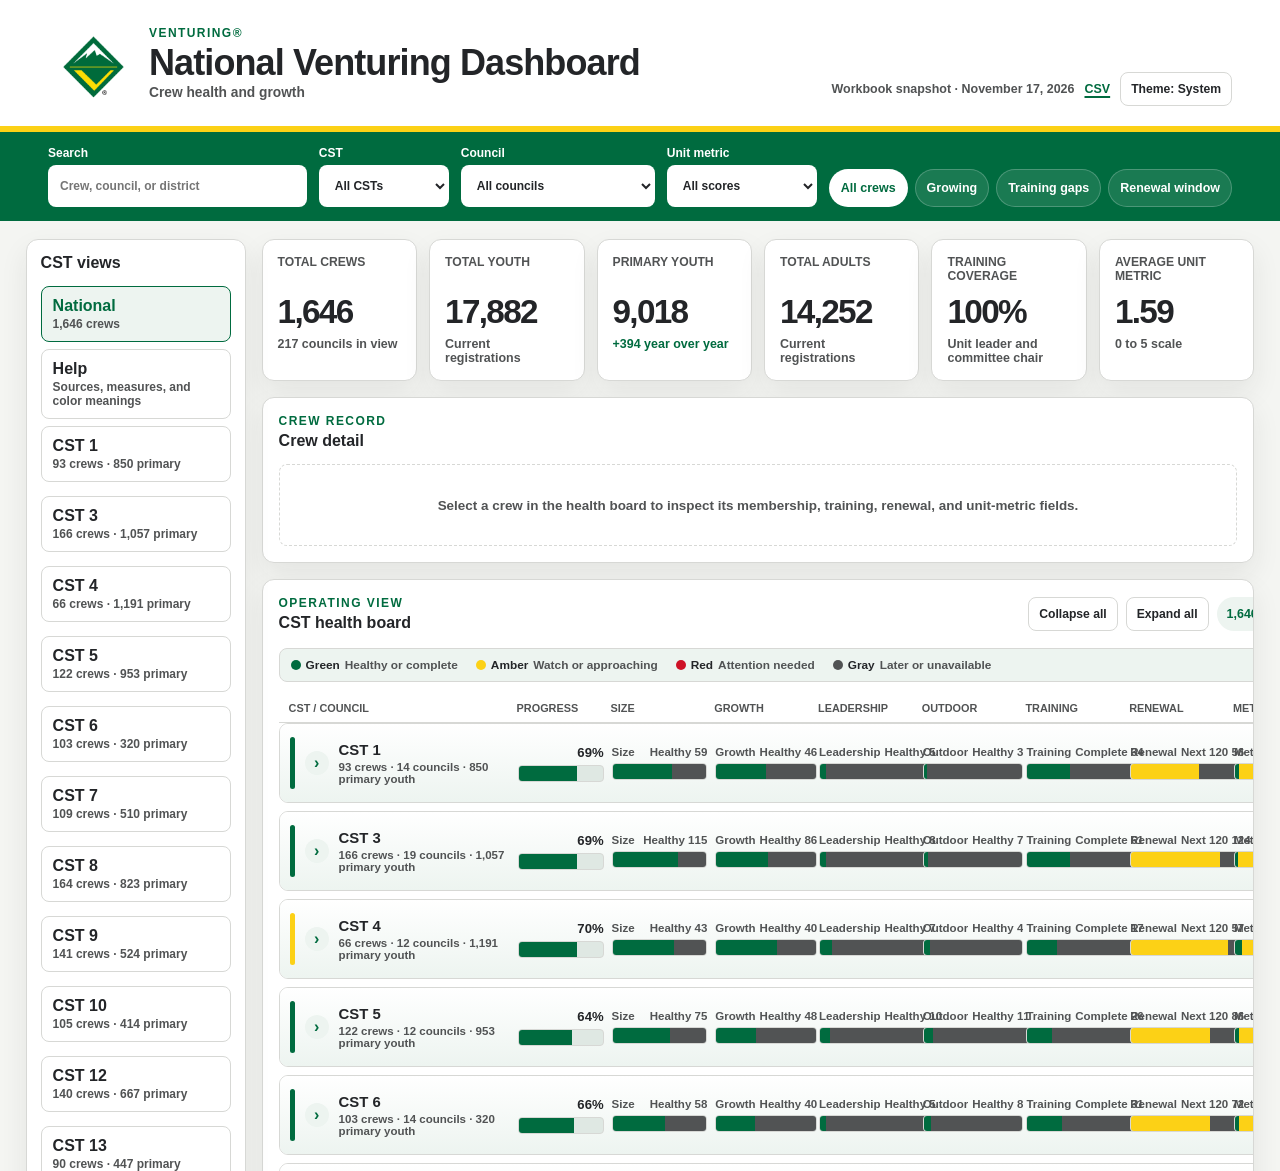
<file: index.html>
<!doctype html>
<html lang="en">
  <head>
    <meta charset="utf-8">
    <meta name="viewport" content="width=device-width, initial-scale=1">
    <meta http-equiv="refresh" content="0; url=src/">
    <title>National Venturing Dashboard</title>
    <link rel="canonical" href="src/">
    <link rel="icon" type="image/png" href="src/assets/venturing-trademark.png">
  </head>
  <body>
    <p><a href="src/">Open the National Venturing Dashboard</a></p>
  </body>
</html>
</file>
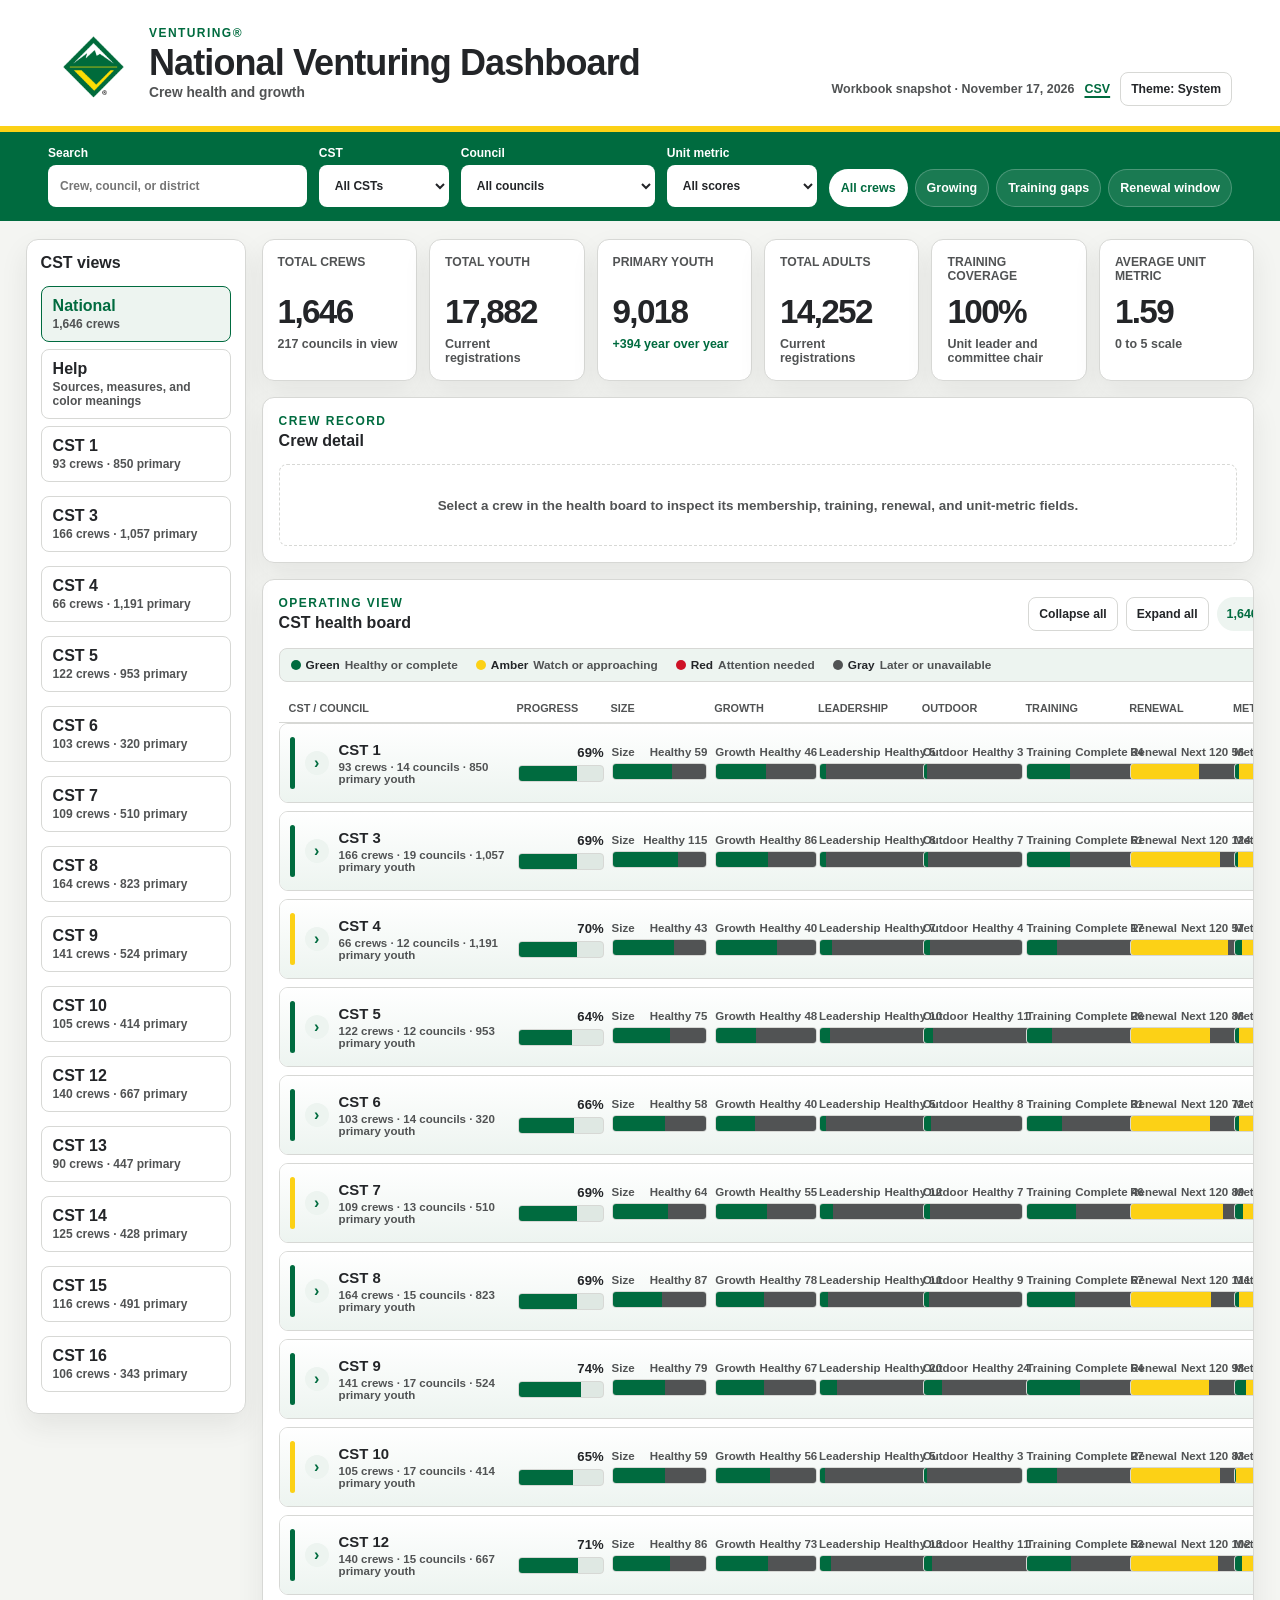
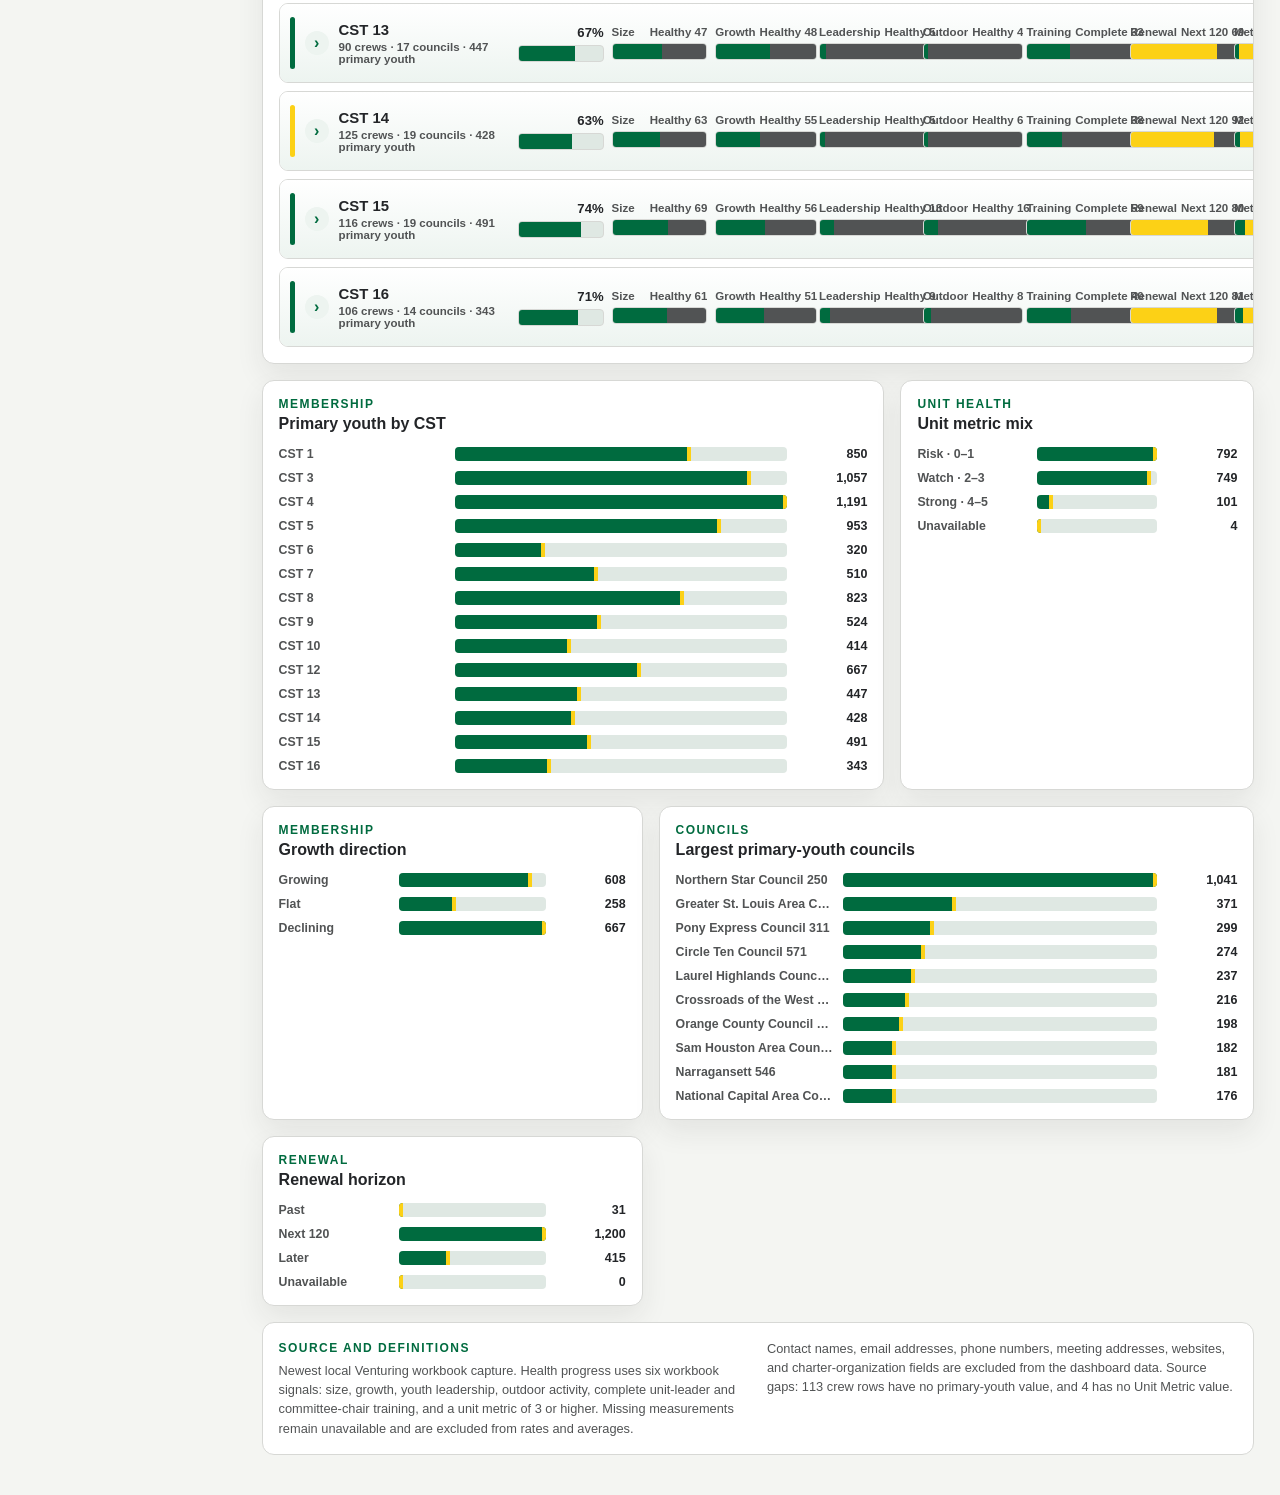
<file: src/index.html>
<!doctype html>
<html lang="en" data-theme="system">
  <head>
    <meta charset="utf-8">
    <meta name="viewport" content="width=device-width, initial-scale=1">
    <meta name="description" content="National Venturing dashboard for crew membership, unit health, training, growth, and renewal readiness.">
    <title>National Venturing Dashboard</title>
    <link rel="icon" type="image/png" href="assets/venturing-trademark.png">
    <script>
      try { document.documentElement.dataset.theme = localStorage.getItem("venturing-dashboard-theme") || "system"; } catch (_) {}
    </script>
    <link rel="stylesheet" href="styles.css">
  </head>
  <body>
    <header class="topbar">
      <div class="brand-lockup">
        <span class="brand-logo-frame">
          <img class="brand-logo" src="assets/venturing-trademark.png" alt="Venturing program trademark">
        </span>
        <div>
          <p class="eyebrow">Venturing®</p>
          <h1>National Venturing Dashboard</h1>
          <p class="brand-subtitle">Crew health and growth</p>
        </div>
      </div>
      <div class="header-actions">
        <span id="updatedAt" class="source-note">Loading workbook snapshot…</span>
        <a class="header-link" href="../data/crews.csv">CSV</a>
        <button id="themeButton" class="small-button theme-button" type="button" aria-label="Change color theme">Theme: System</button>
      </div>
    </header>

    <main>
      <section class="toolbar" aria-label="Dashboard filters">
        <label>
          <span>Search</span>
          <input id="searchInput" type="search" placeholder="Crew, council, or district" autocomplete="off">
        </label>
        <label>
          <span>CST</span>
          <select id="cstFilter"><option value="All">All CSTs</option></select>
        </label>
        <label>
          <span>Council</span>
          <select id="councilFilter"><option value="All">All councils</option></select>
        </label>
        <label>
          <span>Unit metric</span>
          <select id="metricFilter">
            <option value="All">All scores</option>
            <option value="strong">Strong · 4–5</option>
            <option value="watch">Watch · 2–3</option>
            <option value="risk">Risk · 0–1</option>
          </select>
        </label>
        <div class="chips" role="group" aria-label="Quick filters">
          <button class="chip active" data-quick="all" type="button">All crews</button>
          <button class="chip" data-quick="growth" type="button">Growing</button>
          <button class="chip" data-quick="training" type="button">Training gaps</button>
          <button class="chip" data-quick="renewal" type="button">Renewal window</button>
        </div>
      </section>

      <div class="page-shell">
        <aside class="panel cst-nav" aria-label="CST navigation">
          <div class="panel-heading"><h2>CST views</h2></div>
          <button class="cst-link active" type="button" data-cst-nav="All">
            <strong>National</strong><span id="nationalNavCount">Loading…</span>
          </button>
          <a class="cst-link help-link" href="help.html">
            <strong>Help</strong><span>Sources, measures, and color meanings</span>
          </a>
          <div id="cstLinks" class="cst-grid"></div>
        </aside>

        <div class="dashboard-content">
          <section class="score-grid" aria-label="Summary metrics">
            <article class="score"><span>Total crews</span><strong id="crewCount">—</strong><small id="councilCount">—</small></article>
            <article class="score"><span>Total youth</span><strong id="youthCount">—</strong><small>Current registrations</small></article>
            <article class="score"><span>Primary youth</span><strong id="primaryYouth">—</strong><small id="primaryDelta">—</small></article>
            <article class="score"><span>Total adults</span><strong id="adultCount">—</strong><small>Current registrations</small></article>
            <article class="score"><span>Training coverage</span><strong id="trainingRate">—</strong><small>Unit leader and committee chair</small></article>
            <article class="score"><span>Average unit metric</span><strong id="averageMetric">—</strong><small>0 to 5 scale</small></article>
          </section>

          <aside class="panel detail-panel" aria-labelledby="detailHeading">
            <div class="panel-heading">
              <div><p class="eyebrow">Crew record</p><h2 id="detailHeading">Crew detail</h2></div>
              <button id="closeDetail" class="small-button hidden" type="button">Clear selection</button>
            </div>
            <div id="crewDetail" class="empty-state">Select a crew in the health board to inspect its membership, training, renewal, and unit-metric fields.</div>
          </aside>

          <section class="panel board-panel" aria-labelledby="boardHeading">
            <div class="panel-heading board-heading">
              <div><p class="eyebrow">Operating view</p><h2 id="boardHeading">CST health board</h2></div>
              <div class="board-actions">
                <button id="collapseAll" class="small-button" type="button">Collapse all</button>
                <button id="expandAll" class="small-button" type="button">Expand all</button>
                <span id="visibleCount" class="count-pill">0 crews</span>
              </div>
            </div>
            <div class="health-legend" aria-label="Health board legend">
              <span><i class="legend-swatch good"></i><b>Green</b> Healthy or complete</span>
              <span><i class="legend-swatch warn"></i><b>Amber</b> Watch or approaching</span>
              <span><i class="legend-swatch bad"></i><b>Red</b> Attention needed</span>
              <span><i class="legend-swatch neutral"></i><b>Gray</b> Later or unavailable</span>
            </div>
            <div class="board-scroll">
              <div class="board-header" aria-hidden="true">
                <span>CST / council</span><span>Progress</span><span>Size</span><span>Growth</span><span>Leadership</span><span>Outdoor</span><span>Training</span><span>Renewal</span><span>Metric</span>
              </div>
              <div id="groupRows" class="group-rows" aria-live="polite"></div>
            </div>
          </section>

          <section class="diagnostics-grid" aria-label="Dashboard diagnostics">
            <article class="panel wide">
              <div class="panel-heading"><div><p class="eyebrow">Membership</p><h2>Primary youth by CST</h2></div></div>
              <div id="cstYouthBars" class="bar-list"></div>
            </article>
            <article class="panel">
              <div class="panel-heading"><div><p class="eyebrow">Unit health</p><h2>Unit metric mix</h2></div></div>
              <div id="metricBars" class="bar-list compact"></div>
            </article>
            <article class="panel">
              <div class="panel-heading"><div><p class="eyebrow">Membership</p><h2>Growth direction</h2></div></div>
              <div id="growthBars" class="bar-list compact"></div>
            </article>
            <article class="panel wide">
              <div class="panel-heading"><div><p class="eyebrow">Councils</p><h2>Largest primary-youth councils</h2></div></div>
              <div id="councilBars" class="bar-list"></div>
            </article>
            <article class="panel">
              <div class="panel-heading"><div><p class="eyebrow">Renewal</p><h2>Renewal horizon</h2></div></div>
              <div id="renewalBars" class="bar-list compact"></div>
            </article>
          </section>

          <footer class="panel source-panel">
            <div>
              <p class="eyebrow">Source and definitions</p>
              <p id="sourceText">Workbook fields are loading.</p>
            </div>
            <p id="privacyText"></p>
          </footer>
        </div>
      </div>
    </main>

    <script src="app.js?v=20260917-brand-architecture"></script>
  </body>
</html>
</file>
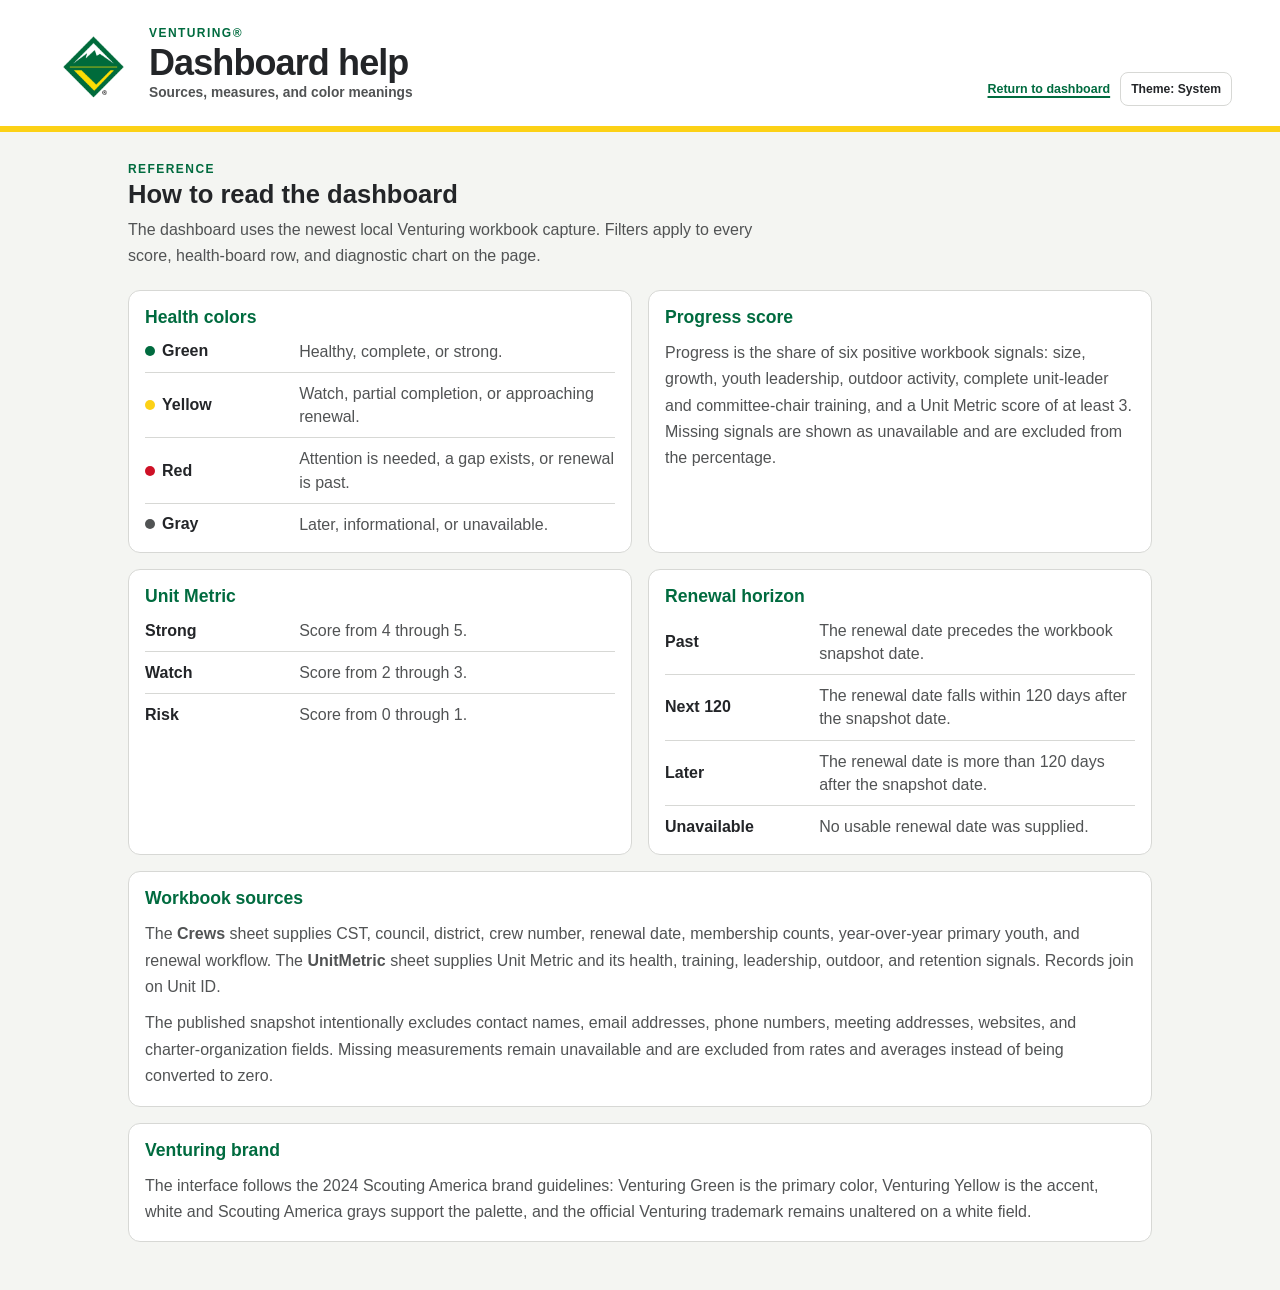
<file: src/help.html>
<!doctype html>
<html lang="en" data-theme="system">
  <head>
    <meta charset="utf-8">
    <meta name="viewport" content="width=device-width, initial-scale=1">
    <meta name="description" content="Definitions, sources, and color meanings for the National Venturing Dashboard.">
    <title>Dashboard Help | National Venturing Dashboard</title>
    <link rel="icon" type="image/png" href="assets/venturing-trademark.png">
    <script>
      try { document.documentElement.dataset.theme = localStorage.getItem("venturing-dashboard-theme") || "system"; } catch (_) {}
    </script>
    <link rel="stylesheet" href="styles.css">
  </head>
  <body>
    <header class="topbar">
      <div class="brand-lockup">
        <span class="brand-logo-frame">
          <img class="brand-logo" src="assets/venturing-trademark.png" alt="Venturing program trademark">
        </span>
        <div>
          <p class="eyebrow">Venturing®</p>
          <h1>Dashboard help</h1>
          <p class="brand-subtitle">Sources, measures, and color meanings</p>
        </div>
      </div>
      <div class="header-actions">
        <a class="header-link" href="./">Return to dashboard</a>
        <button id="themeButton" class="small-button theme-button" type="button" aria-label="Change color theme">Theme: System</button>
      </div>
    </header>

    <main class="help-main">
      <section class="help-intro">
        <p class="eyebrow">Reference</p>
        <h2>How to read the dashboard</h2>
        <p>The dashboard uses the newest local Venturing workbook capture. Filters apply to every score, health-board row, and diagnostic chart on the page.</p>
      </section>

      <section class="help-grid">
        <article class="panel help-card">
          <h2>Health colors</h2>
          <dl class="definition-list">
            <div><dt><i class="legend-swatch good"></i>Green</dt><dd>Healthy, complete, or strong.</dd></div>
            <div><dt><i class="legend-swatch warn"></i>Yellow</dt><dd>Watch, partial completion, or approaching renewal.</dd></div>
            <div><dt><i class="legend-swatch bad"></i>Red</dt><dd>Attention is needed, a gap exists, or renewal is past.</dd></div>
            <div><dt><i class="legend-swatch neutral"></i>Gray</dt><dd>Later, informational, or unavailable.</dd></div>
          </dl>
        </article>

        <article class="panel help-card">
          <h2>Progress score</h2>
          <p>Progress is the share of six positive workbook signals: size, growth, youth leadership, outdoor activity, complete unit-leader and committee-chair training, and a Unit Metric score of at least 3. Missing signals are shown as unavailable and are excluded from the percentage.</p>
        </article>

        <article class="panel help-card">
          <h2>Unit Metric</h2>
          <dl class="definition-list">
            <div><dt>Strong</dt><dd>Score from 4 through 5.</dd></div>
            <div><dt>Watch</dt><dd>Score from 2 through 3.</dd></div>
            <div><dt>Risk</dt><dd>Score from 0 through 1.</dd></div>
          </dl>
        </article>

        <article class="panel help-card">
          <h2>Renewal horizon</h2>
          <dl class="definition-list">
            <div><dt>Past</dt><dd>The renewal date precedes the workbook snapshot date.</dd></div>
            <div><dt>Next 120</dt><dd>The renewal date falls within 120 days after the snapshot date.</dd></div>
            <div><dt>Later</dt><dd>The renewal date is more than 120 days after the snapshot date.</dd></div>
            <div><dt>Unavailable</dt><dd>No usable renewal date was supplied.</dd></div>
          </dl>
        </article>

        <article class="panel help-card help-wide">
          <h2>Workbook sources</h2>
          <p>The <strong>Crews</strong> sheet supplies CST, council, district, crew number, renewal date, membership counts, year-over-year primary youth, and renewal workflow. The <strong>UnitMetric</strong> sheet supplies Unit Metric and its health, training, leadership, outdoor, and retention signals. Records join on Unit ID.</p>
          <p>The published snapshot intentionally excludes contact names, email addresses, phone numbers, meeting addresses, websites, and charter-organization fields. Missing measurements remain unavailable and are excluded from rates and averages instead of being converted to zero.</p>
        </article>

        <article class="panel help-card help-wide">
          <h2>Venturing brand</h2>
          <p>The interface follows the 2024 Scouting America brand guidelines: Venturing Green is the primary color, Venturing Yellow is the accent, white and Scouting America grays support the palette, and the official Venturing trademark remains unaltered on a white field.</p>
        </article>
      </section>
    </main>

    <script>
      const button = document.getElementById("themeButton");
      const labels = { system: "System", light: "Light", dark: "Dark" };
      const setLabel = () => { const theme = document.documentElement.dataset.theme || "system"; button.textContent = `Theme: ${labels[theme]}`; };
      button.addEventListener("click", () => {
        const themes = ["system", "light", "dark"];
        const current = document.documentElement.dataset.theme || "system";
        const next = themes[(themes.indexOf(current) + 1) % themes.length];
        document.documentElement.dataset.theme = next;
        try { localStorage.setItem("venturing-dashboard-theme", next); } catch (_) {}
        setLabel();
      });
      setLabel();
    </script>
  </body>
</html>
</file>
<file: src/styles.css>
:root {
  color-scheme: light;
  --ink: #232528;
  --muted: #515354;
  --line: #d7d8d5;
  --paper: #f4f5f2;
  --panel: #ffffff;
  --field: #ffffff;
  --soft: #edf4f0;
  --track: #dfe8e3;
  --forest: #006b3f;
  --teal: #006b3f;
  --gold: #fcd116;
  --gold-ink: #6a5500;
  --red: #ce1126;
  --green: #006b3f;
  --good-bg: #e0f0e8;
  --warn-bg: #fff7cc;
  --bad-bg: #f8e2e5;
  --shadow: 0 12px 28px rgba(35, 37, 40, .08);
}

html[data-theme="dark"] {
  color-scheme: dark;
  --ink: #ffffff;
  --muted: #c8cbc8;
  --line: #515354;
  --paper: #17191b;
  --panel: #232528;
  --field: #1b1d1f;
  --soft: #2e3833;
  --track: #3a423e;
  --forest: #31b777;
  --teal: #31b777;
  --gold: #fcd116;
  --gold-ink: #fcd116;
  --red: #ff7b88;
  --green: #5bd093;
  --good-bg: #163d2b;
  --warn-bg: #3f3509;
  --bad-bg: #482126;
  --shadow: 0 16px 40px rgba(0, 0, 0, .32);
}

@media (prefers-color-scheme: dark) {
  html[data-theme="system"] {
    color-scheme: dark;
    --ink: #ffffff;
    --muted: #c8cbc8;
    --line: #515354;
    --paper: #17191b;
    --panel: #232528;
    --field: #1b1d1f;
    --soft: #2e3833;
    --track: #3a423e;
    --forest: #31b777;
    --teal: #31b777;
    --gold: #fcd116;
    --gold-ink: #fcd116;
    --red: #ff7b88;
    --green: #5bd093;
    --good-bg: #163d2b;
    --warn-bg: #3f3509;
    --bad-bg: #482126;
    --shadow: 0 16px 40px rgba(0, 0, 0, .32);
  }
}

* { box-sizing: border-box; }
html { min-width: 320px; }
body { margin: 0; background: var(--paper); color: var(--ink); font-family: Montserrat, Arial, Helvetica, sans-serif; }
button, input, select { font: inherit; }
button { color: inherit; }
h1, h2, h3, p { margin: 0; }
h1 { font-size: clamp(1.55rem, 3vw, 2.25rem); letter-spacing: -.025em; line-height: 1.05; }
h2 { font-size: 1rem; }
h3 { font-size: .9rem; }
.hidden { display: none !important; }

.topbar { display: flex; align-items: flex-end; justify-content: space-between; gap: 24px; padding: 20px clamp(18px, 4vw, 48px); background: #ffffff; color: #232528; border-bottom: 6px solid #fcd116; }
.brand-lockup { display: flex; align-items: center; gap: 15px; min-width: 0; }
.brand-logo-frame { display: grid; place-items: center; width: 86px; height: 86px; flex: 0 0 auto; padding: 8px; background: #ffffff; }
.brand-logo { display: block; width: 100%; height: 100%; object-fit: contain; }
.brand-subtitle { margin-top: 4px; color: #515354; font-size: .86rem; font-weight: 700; }
.eyebrow { margin-bottom: 4px; color: #006b3f; font-size: .75rem; font-weight: 900; letter-spacing: .12em; text-transform: uppercase; }
.source-note, small { color: var(--muted); font-size: .78rem; font-weight: 700; }
.header-actions { display: flex; align-items: center; justify-content: flex-end; gap: 10px; flex-wrap: wrap; }
.topbar .source-note { color: #515354; }
.topbar .small-button { border-color: #d7d8d5; background: #ffffff; color: #232528; }
.header-link { color: #006b3f; font-size: .78rem; font-weight: 900; text-decoration-thickness: 2px; text-underline-offset: 3px; }

.toolbar { display: grid; grid-template-columns: minmax(220px, 1.2fr) 130px minmax(190px, .9fr) 150px auto; gap: 12px; align-items: end; padding: 14px clamp(18px, 4vw, 48px); background: #006b3f; }
.toolbar label { display: grid; gap: 5px; color: #fff; font-size: .75rem; font-weight: 800; }
input, select { width: 100%; min-height: 42px; padding: 9px 11px; border: 1px solid rgba(255,255,255,.24); border-radius: 8px; background: #fff; color: #232528; }
input:focus, select:focus, button:focus-visible, a:focus-visible { outline: 3px solid #fcd116; outline-offset: 2px; }
.chips { display: flex; gap: 7px; flex-wrap: wrap; }
.chip { min-height: 38px; padding: 8px 11px; border: 1px solid rgba(255,255,255,.22); border-radius: 999px; background: rgba(255,255,255,.1); color: #fff; font-size: .78rem; font-weight: 850; cursor: pointer; }
.chip:hover { background: rgba(255,255,255,.18); }
.chip.active { background: #fff; color: #006b3f; }

main { min-width: 0; }
.page-shell { display: grid; grid-template-columns: minmax(180px, 220px) minmax(0, 1fr); gap: 16px; max-width: 1740px; margin: 0 auto; padding: 18px clamp(14px, 2vw, 28px) 40px; }
.dashboard-content { min-width: 0; display: grid; gap: 16px; }
.panel, .score { border: 1px solid var(--line); border-radius: 12px; background: var(--panel); box-shadow: var(--shadow); }
.panel { padding: 16px; }
.panel-heading { display: flex; justify-content: space-between; gap: 16px; align-items: center; margin-bottom: 14px; }
.small-button { min-height: 34px; padding: 7px 10px; border: 1px solid var(--line); border-radius: 8px; background: var(--field); color: var(--ink); font-size: .76rem; font-weight: 850; cursor: pointer; }
.small-button:hover { border-color: var(--teal); background: var(--soft); }

.cst-nav { align-self: start; position: sticky; top: 16px; padding: 14px; }
.cst-grid { display: grid; gap: 7px; }
.cst-link { display: grid; gap: 2px; width: 100%; margin-bottom: 7px; padding: 10px 11px; border: 1px solid var(--line); border-radius: 8px; background: var(--panel); text-align: left; cursor: pointer; }
.help-link { color: var(--ink); text-decoration: none; }
.cst-link:hover { border-color: var(--teal); }
.cst-link.active { border-color: var(--teal); background: var(--soft); color: var(--forest); }
.cst-link span { color: var(--muted); font-size: .75rem; font-weight: 700; }

.score-grid { display: grid; grid-template-columns: repeat(6, minmax(0, 1fr)); gap: 12px; }
.score { display: grid; align-content: start; gap: 6px; min-height: 118px; padding: 15px; }
.score > span { min-height: 32px; color: var(--muted); font-size: .76rem; font-weight: 850; text-transform: uppercase; }
.score strong { font-size: clamp(1.55rem, 2.6vw, 2.25rem); letter-spacing: -.05em; }
.delta-positive { color: var(--green); }
.delta-negative { color: var(--red); }

.detail-panel { min-height: 132px; }
.empty-state { display: grid; place-items: center; min-height: 82px; padding: 16px; border: 1px dashed var(--line); border-radius: 8px; color: var(--muted); text-align: center; font-size: .84rem; font-weight: 700; }
.detail-title { display: flex; justify-content: space-between; gap: 16px; align-items: baseline; margin-bottom: 12px; }
.detail-title strong { font-size: 1.1rem; }
.detail-title span { color: var(--muted); font-size: .8rem; font-weight: 700; }
.detail-grid { display: grid; grid-template-columns: repeat(5, minmax(0, 1fr)); gap: 9px; }
.detail-grid > div { display: grid; gap: 4px; min-width: 0; padding: 10px; border: 1px solid var(--line); border-radius: 8px; background: var(--field); }
.detail-grid span { color: var(--muted); font-size: .71rem; font-weight: 850; text-transform: uppercase; }
.detail-grid strong { overflow-wrap: anywhere; font-size: .88rem; }
.detail-wide { grid-column: span 2; }
.status-explanations { display: grid; grid-template-columns: repeat(3, minmax(0, 1fr)); gap: 8px; margin-top: 10px; }
.status-explanations > div { display: flex; justify-content: space-between; gap: 8px; align-items: center; padding: 8px 10px; border-radius: 8px; background: var(--soft); font-size: .76rem; font-weight: 800; }

.board-panel { padding: 0; overflow: hidden; }
.board-heading { min-width: 1060px; margin: 0; padding: 16px; }
.board-actions { display: flex; gap: 8px; align-items: center; }
.count-pill { display: inline-flex; align-items: center; min-height: 34px; padding: 6px 10px; border-radius: 999px; background: var(--soft); color: var(--forest); font-size: .78rem; font-weight: 850; }
.health-legend { display: flex; flex-wrap: wrap; gap: 8px 18px; min-width: 1060px; margin: 0 16px 12px; padding: 9px 11px; border: 1px solid var(--line); border-radius: 8px; background: var(--soft); color: var(--muted); font-size: .74rem; font-weight: 700; }
.health-legend span { display: inline-flex; align-items: center; gap: 5px; }
.health-legend b { color: var(--ink); }
.legend-swatch { width: 10px; height: 10px; border-radius: 50%; background: var(--muted); }
.legend-swatch.good, .seg.good { background: var(--green); }
.legend-swatch.warn, .seg.warn { background: var(--gold); }
.legend-swatch.bad, .seg.bad { background: var(--red); }
.legend-swatch.neutral, .seg.neutral { background: var(--muted); }
.board-scroll { overflow-x: auto; padding: 0 16px 16px; }
.board-header, .service-row, .group-row { display: grid; grid-template-columns: minmax(220px, 1.65fr) 86px repeat(7, minmax(78px, 1fr)); gap: 8px; align-items: center; min-width: 1060px; }
.board-header { position: sticky; top: 0; z-index: 2; padding: 8px 10px; border-bottom: 1px solid var(--line); background: var(--panel); color: var(--muted); font-size: .68rem; font-weight: 900; text-transform: uppercase; }
.group-rows { display: grid; gap: 8px; min-width: 1060px; }
.service-block, .group-block { overflow: hidden; border: 1px solid var(--line); border-radius: 9px; background: var(--panel); }
.service-row, .group-row { width: 100%; min-height: 78px; padding: 10px; border: 0; background: var(--panel); color: var(--ink); cursor: pointer; text-align: left; }
.service-row { background: linear-gradient(180deg, var(--panel), var(--soft)); }
.service-row:hover, .group-row:hover, .crew-row:hover, .crew-row.selected { background: color-mix(in srgb, var(--teal) 10%, var(--panel)); }
.district-list, .crew-list { display: none; border-top: 1px solid var(--line); background: var(--field); }
.service-block.open > .district-list { display: grid; gap: 8px; padding: 8px; }
.group-block.open > .crew-list { display: block; }
.service-block.open > .service-row .disclosure, .group-block.open > .group-row .disclosure { transform: rotate(90deg); }
.district-cell { display: grid; grid-template-columns: 5px 24px minmax(0,1fr); gap: 10px; align-items: center; min-width: 0; }
.district-stripe { width: 5px; height: 52px; border-radius: 99px; background: var(--teal); }
.service-block:nth-child(3n+2) > .service-row .district-stripe, .group-block:nth-child(3n+2) .district-stripe { background: var(--forest); }
.service-block:nth-child(3n) > .service-row .district-stripe, .group-block:nth-child(3n) .district-stripe { background: var(--gold); }
.disclosure { display: grid; place-items: center; width: 24px; height: 24px; border-radius: 50%; background: var(--soft); color: var(--forest); font-weight: 900; transition: transform .14s ease; }
.district-title { display: grid; gap: 3px; min-width: 0; }
.district-title strong { overflow-wrap: anywhere; font-size: .93rem; }
.district-title span, .row-meta, .stage-label { color: var(--muted); font-size: .72rem; font-weight: 700; }
.progress-cell, .stage-cell { display: grid; gap: 5px; min-width: 0; }
.progress-number { text-align: right; font-size: .82rem; font-weight: 900; }
.track, .stacked { display: flex; width: 100%; height: 17px; overflow: hidden; border: 1px solid var(--line); border-radius: 4px; background: var(--track); }
.fill { display: block; width: var(--w); height: 100%; background: var(--teal); }
.seg { display: block; height: 100%; }
.stage-label { display: flex; justify-content: space-between; gap: 4px; }
.stage-label span { overflow: hidden; text-overflow: ellipsis; white-space: nowrap; }
.crew-row { display: grid; grid-template-columns: 90px minmax(180px, 1fr) 120px 105px minmax(300px, 1.8fr); gap: 10px; align-items: center; width: 100%; min-height: 50px; padding: 9px 12px; border: 0; border-bottom: 1px solid var(--line); background: var(--panel); color: var(--ink); cursor: pointer; text-align: left; }
.crew-descriptor { display: grid; gap: 3px; min-width: 0; }
.crew-statuses { display: flex; gap: 5px; flex-wrap: wrap; }
.status-chip { display: inline-flex; align-items: center; min-height: 24px; padding: 3px 7px; border-radius: 999px; background: var(--soft); color: var(--muted); font-size: .68rem; font-weight: 900; }
.status-chip.good { background: var(--good-bg); color: var(--green); }
.status-chip.warn { background: var(--warn-bg); color: var(--gold-ink); }
.status-chip.bad { background: var(--bad-bg); color: var(--red); }

.diagnostics-grid { display: grid; grid-template-columns: 1.35fr .8fr .8fr; gap: 16px; }
.diagnostics-grid .wide { grid-column: span 2; }
.bar-list { display: grid; gap: 10px; }
.bar-row { display: grid; grid-template-columns: minmax(110px, 1fr) minmax(120px, 2fr) 70px; gap: 10px; align-items: center; }
.bar-label { overflow: hidden; color: var(--muted); font-size: .77rem; font-weight: 800; text-overflow: ellipsis; white-space: nowrap; }
.bar-track { height: 14px; overflow: hidden; border-radius: 4px; background: var(--track); }
.bar-fill { display: block; width: var(--value); height: 100%; background: var(--forest); border-right: 4px solid var(--gold); }
.bar-row > strong { font-size: .78rem; text-align: right; }
.source-panel { display: grid; grid-template-columns: 1fr 1fr; gap: 18px; color: var(--muted); font-size: .8rem; line-height: 1.5; box-shadow: none; }
.source-panel p { max-width: 78ch; }
.loading-error { color: var(--red); }

.help-main { width: min(1120px, 100%); margin: 0 auto; padding: 30px clamp(18px, 4vw, 48px) 48px; }
.help-intro { max-width: 72ch; margin-bottom: 20px; }
.help-intro h2 { margin-bottom: 8px; font-size: clamp(1.35rem, 2vw, 1.8rem); }
.help-intro p:last-child, .help-card p { color: var(--muted); line-height: 1.65; }
.help-grid { display: grid; grid-template-columns: repeat(2, minmax(0, 1fr)); gap: 16px; }
.help-card { box-shadow: none; }
.help-card h2 { margin-bottom: 12px; color: var(--forest); font-size: 1.1rem; }
.help-card p + p { margin-top: 10px; }
.help-wide { grid-column: 1 / -1; }
.definition-list { display: grid; gap: 9px; margin: 0; }
.definition-list > div { display: grid; grid-template-columns: minmax(110px, .45fr) 1fr; gap: 12px; padding-top: 9px; border-top: 1px solid var(--line); }
.definition-list > div:first-child { padding-top: 0; border-top: 0; }
.definition-list dt { display: flex; align-items: center; gap: 7px; font-weight: 900; }
.definition-list dd { margin: 0; color: var(--muted); line-height: 1.45; }

@media (max-width: 1250px) {
  .toolbar { grid-template-columns: 1.1fr 130px 1fr 150px; }
  .chips { grid-column: 1 / -1; }
  .score-grid { grid-template-columns: repeat(3, minmax(0, 1fr)); }
  .detail-grid { grid-template-columns: repeat(3, minmax(0, 1fr)); }
}
@media (max-width: 900px) {
  .toolbar { grid-template-columns: 1fr 1fr; }
  .page-shell { grid-template-columns: 1fr; }
  .cst-nav { position: static; }
  .cst-grid { grid-template-columns: repeat(4, minmax(0, 1fr)); }
  .diagnostics-grid { grid-template-columns: 1fr 1fr; }
  .diagnostics-grid .wide { grid-column: span 2; }
  .status-explanations { grid-template-columns: repeat(2, minmax(0, 1fr)); }
}
@media (max-width: 640px) {
  .topbar { align-items: flex-start; flex-direction: column; }
  .header-actions { justify-content: flex-start; }
  .toolbar { grid-template-columns: 1fr; }
  .chips { grid-column: auto; }
  .score-grid, .diagnostics-grid { grid-template-columns: 1fr; }
  .diagnostics-grid .wide { grid-column: auto; }
  .cst-grid { grid-template-columns: repeat(2, minmax(0, 1fr)); }
  .detail-grid, .status-explanations, .source-panel { grid-template-columns: 1fr; }
  .detail-wide { grid-column: auto; }
  .board-actions { align-items: flex-end; flex-direction: column; }
  .brand-logo-frame { width: 72px; height: 72px; }
  .help-grid { grid-template-columns: 1fr; }
  .help-wide { grid-column: auto; }
  .definition-list > div { grid-template-columns: 1fr; gap: 4px; }
}
</file>
